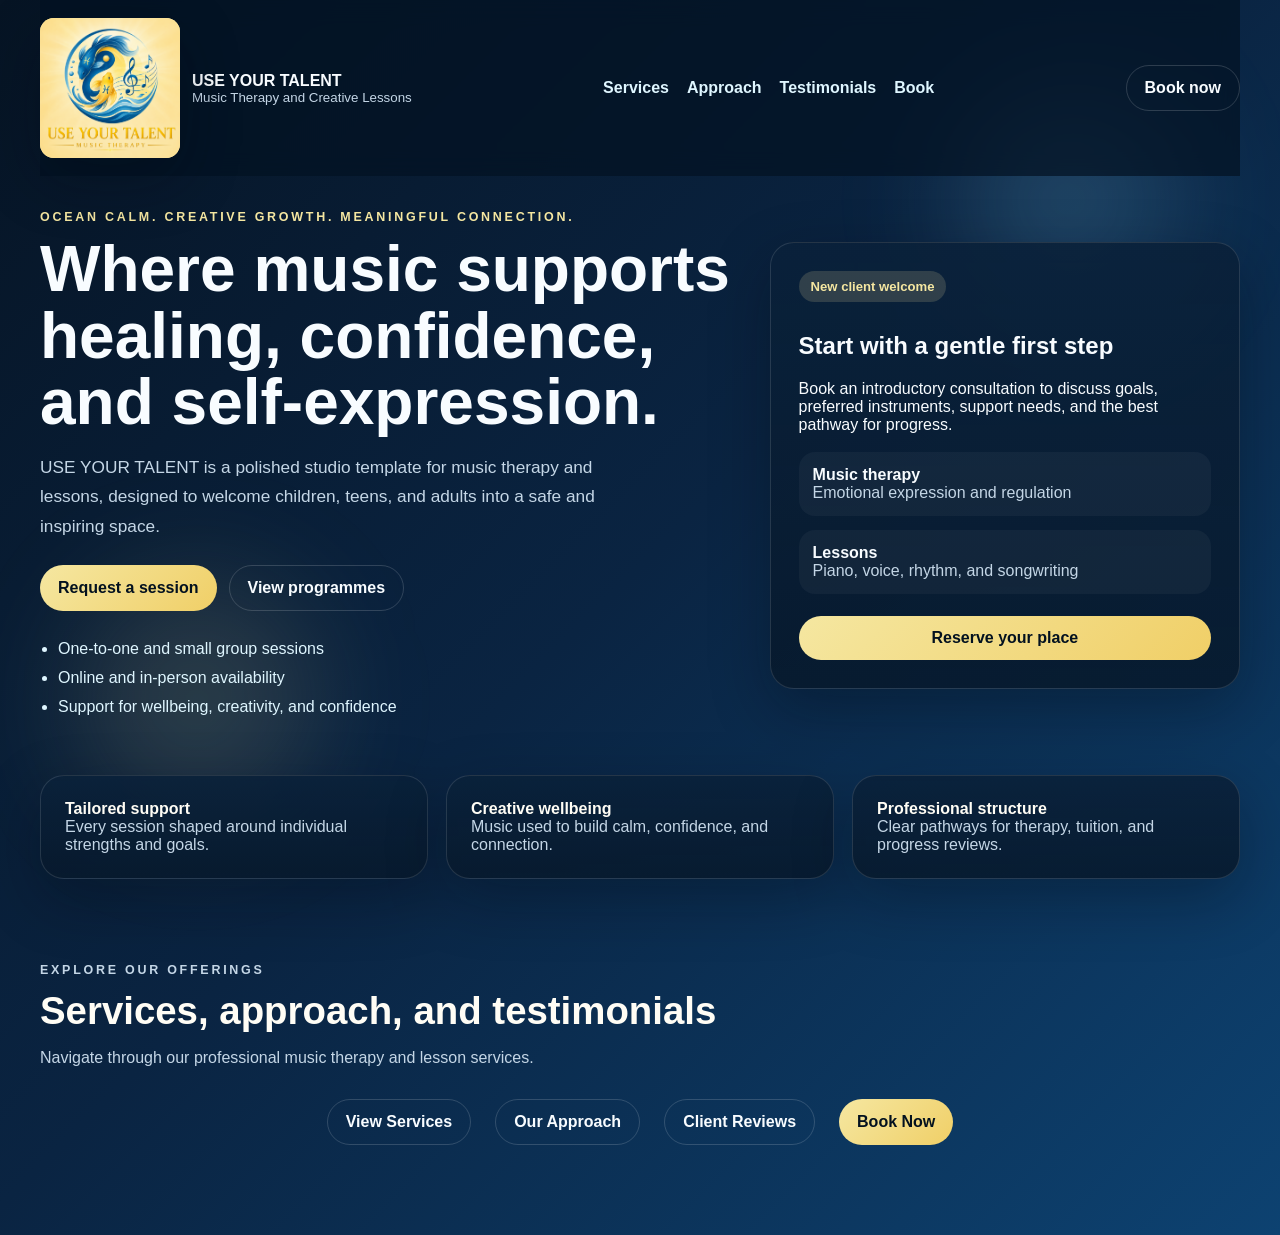
<file: index.html>
<!DOCTYPE html>
<html lang="en">
  <head>
    <meta charset="UTF-8" />
    <meta name="viewport" content="width=device-width, initial-scale=1.0" />
    <title>USE YOUR TALENT | Music Therapy and Lessons</title>
    <meta
      name="description"
      content="A calming and colourful website template for music therapy, music lessons, and wellbeing bookings."
    />
    <link rel="stylesheet" href="styles.css" />
  </head>
  <body>
    <div class="page-shell">
      <header class="site-header">
        <a class="brand" href="#top" aria-label="Use Your Talent home">
          <span class="brand-mark">
            <span class="brand-fallback" aria-hidden="true">♪</span>
            <img src="logo.png" alt="Use Your Talent logo" class="brand-logo" onerror="this.style.display='none'" />
          </span>
          <span>
            <strong>USE YOUR TALENT</strong>
            <small>Music Therapy and Creative Lessons</small>
          </span>
        </a>

        <nav class="nav">
          <a href="services.html">Services</a>
          <a href="approach.html">Approach</a>
          <a href="reviews.html">Testimonials</a>
          <a href="booking.html">Book</a>
        </nav>

        <a class="button ghost" href="booking.html">Book now</a>
      </header>

      <main id="top">
        <section class="hero section">
          <div class="hero-copy">
            <p class="eyebrow">Ocean calm. Creative growth. Meaningful connection.</p>
            <h1>Where music supports healing, confidence, and self-expression.</h1>
            <p class="lead">
              USE YOUR TALENT is a polished studio template for music therapy and lessons,
              designed to welcome children, teens, and adults into a safe and inspiring space.
            </p>

            <div class="hero-actions">
              <a class="button primary" href="booking.html">Request a session</a>
              <a class="button secondary" href="services.html">View programmes</a>
            </div>

            <ul class="hero-list">
              <li>One-to-one and small group sessions</li>
              <li>Online and in-person availability</li>
              <li>Support for wellbeing, creativity, and confidence</li>
            </ul>
          </div>

          <aside class="hero-panel card">
            <p class="panel-tag">New client welcome</p>
            <h2>Start with a gentle first step</h2>
            <p>
              Book an introductory consultation to discuss goals, preferred instruments,
              support needs, and the best pathway for progress.
            </p>
            <div class="mini-grid">
              <div>
                <strong>Music therapy</strong>
                <span>Emotional expression and regulation</span>
              </div>
              <div>
                <strong>Lessons</strong>
                <span>Piano, voice, rhythm, and songwriting</span>
              </div>
            </div>
            <a class="button primary full" href="booking.html">Reserve your place</a>
          </aside>
        </section>

        <section class="stats section compact">
          <article class="stat-card card">
            <strong>Tailored support</strong>
            <span>Every session shaped around individual strengths and goals.</span>
          </article>
          <article class="stat-card card">
            <strong>Creative wellbeing</strong>
            <span>Music used to build calm, confidence, and connection.</span>
          </article>
          <article class="stat-card card">
            <strong>Professional structure</strong>
            <span>Clear pathways for therapy, tuition, and progress reviews.</span>
          </article>
        </section>

        <section class="section">
          <div class="section-heading">
            <p class="eyebrow">Explore our offerings</p>
            <h2>Services, approach, and testimonials</h2>
            <p>
              Navigate through our professional music therapy and lesson services.
            </p>
          </div>
          <div class="center-actions" style="display: flex; gap: 1.5rem; justify-content: center; flex-wrap: wrap; margin-top: 2rem;">
            <a class="button secondary" href="services.html">View Services</a>
            <a class="button secondary" href="approach.html">Our Approach</a>
            <a class="button secondary" href="reviews.html">Client Reviews</a>
            <a class="button primary" href="booking.html">Book Now</a>
          </div>
        </section>
      </main>
    </div>
  </body>
</html>
</file>
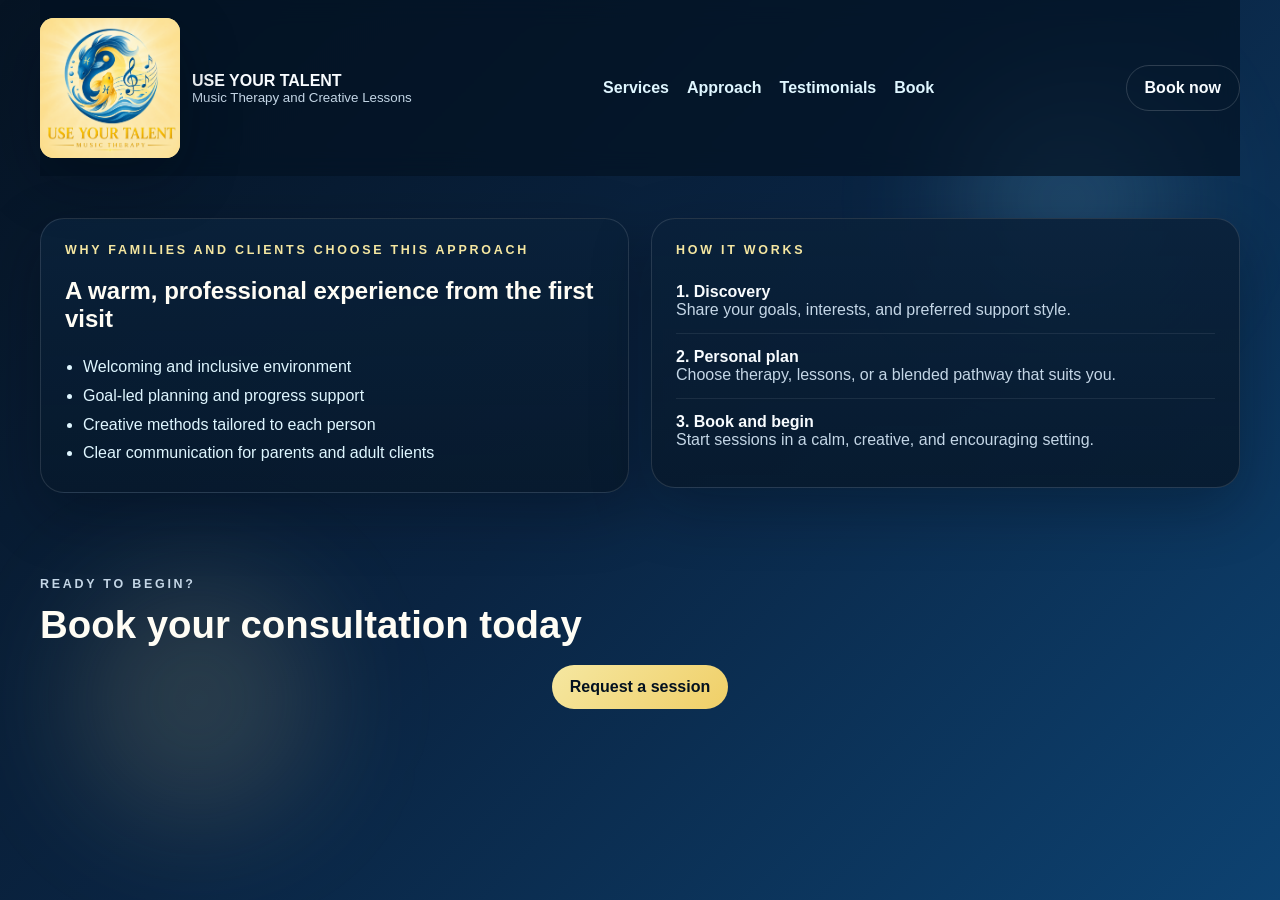
<file: approach.html>
<!DOCTYPE html>
<html lang="en">
  <head>
    <meta charset="UTF-8" />
    <meta name="viewport" content="width=device-width, initial-scale=1.0" />
    <title>Our Approach | USE YOUR TALENT | Music Therapy and Lessons</title>
    <meta
      name="description"
      content="Learn about our warm, professional approach to music therapy and lessons."
    />
    <link rel="stylesheet" href="styles.css" />
  </head>
  <body>
    <div class="page-shell">
      <header class="site-header">
        <a class="brand" href="index.html" aria-label="Use Your Talent home">
          <span class="brand-mark">
            <span class="brand-fallback" aria-hidden="true">♪</span>
            <img src="logo.png" alt="Use Your Talent logo" class="brand-logo" onerror="this.style.display='none'" />
          </span>
          <span>
            <strong>USE YOUR TALENT</strong>
            <small>Music Therapy and Creative Lessons</small>
          </span>
        </a>

        <nav class="nav">
          <a href="services.html">Services</a>
          <a href="approach.html">Approach</a>
          <a href="reviews.html">Testimonials</a>
          <a href="booking.html">Book</a>
        </nav>

        <a class="button ghost" href="booking.html">Book now</a>
      </header>

      <main>
        <section class="section two-column">
          <div class="card feature-panel">
            <p class="eyebrow">Why families and clients choose this approach</p>
            <h2>A warm, professional experience from the first visit</h2>
            <ul class="check-list">
              <li>Welcoming and inclusive environment</li>
              <li>Goal-led planning and progress support</li>
              <li>Creative methods tailored to each person</li>
              <li>Clear communication for parents and adult clients</li>
            </ul>
          </div>

          <div class="card process-panel">
            <p class="eyebrow">How it works</p>
            <div class="step">
              <strong>1. Discovery</strong>
              <span>Share your goals, interests, and preferred support style.</span>
            </div>
            <div class="step">
              <strong>2. Personal plan</strong>
              <span>Choose therapy, lessons, or a blended pathway that suits you.</span>
            </div>
            <div class="step">
              <strong>3. Book and begin</strong>
              <span>Start sessions in a calm, creative, and encouraging setting.</span>
            </div>
          </div>
        </section>

        <section class="section">
          <div class="section-heading">
            <p class="eyebrow">Ready to begin?</p>
            <h2>Book your consultation today</h2>
          </div>
          <div class="center-actions">
            <a class="button primary" href="booking.html">Request a session</a>
          </div>
        </section>
      </main>
    </div>
  </body>
</html>
</file>
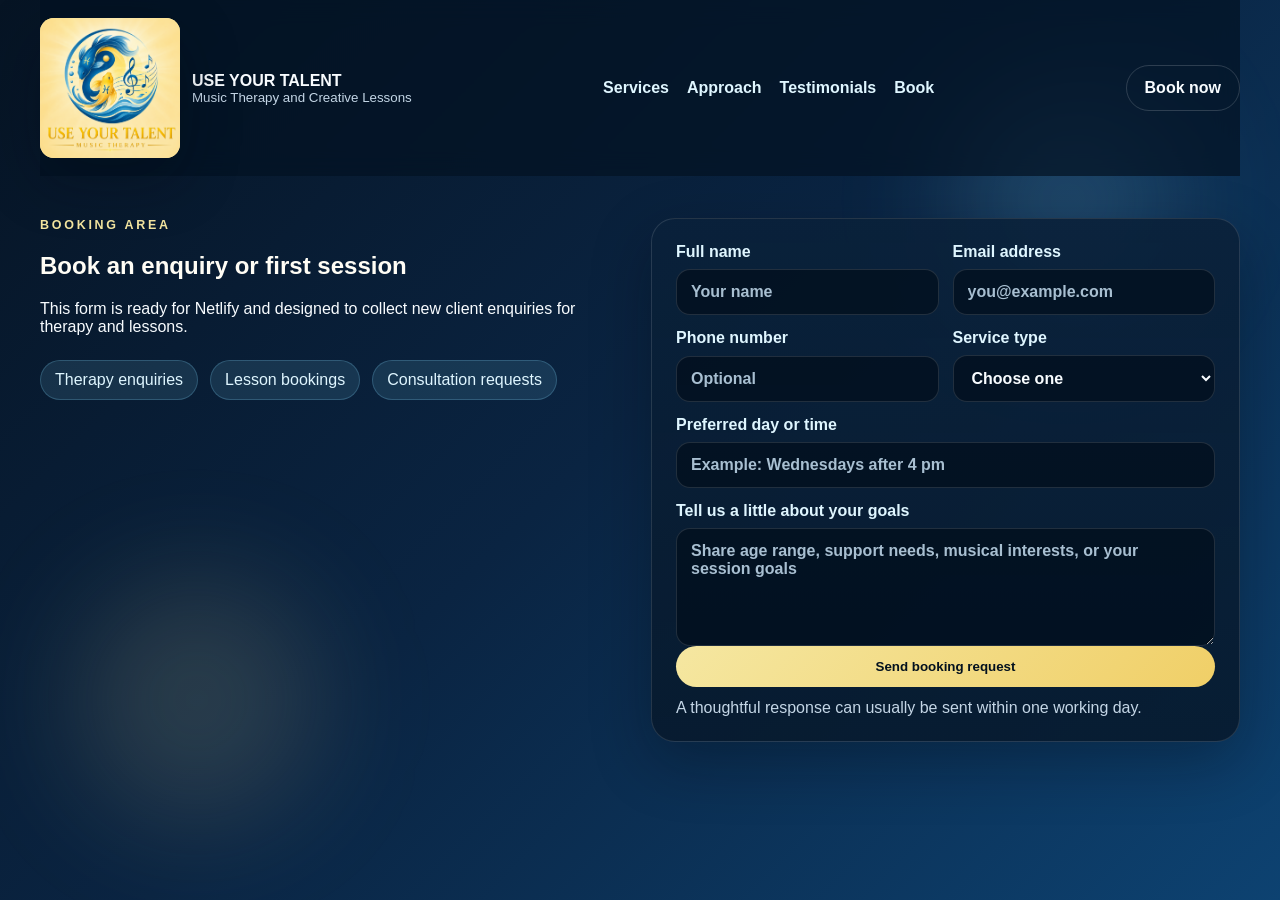
<file: booking.html>
<!DOCTYPE html>
<html lang="en">
  <head>
    <meta charset="UTF-8" />
    <meta name="viewport" content="width=device-width, initial-scale=1.0" />
    <title>Book a Session | USE YOUR TALENT | Music Therapy and Lessons</title>
    <meta
      name="description"
      content="Book your music therapy or lesson session with USE YOUR TALENT."
    />
    <link rel="stylesheet" href="styles.css" />
  </head>
  <body>
    <div class="page-shell">
      <header class="site-header">
        <a class="brand" href="index.html" aria-label="Use Your Talent home">
          <span class="brand-mark">
            <span class="brand-fallback" aria-hidden="true">♪</span>
            <img src="logo.png" alt="Use Your Talent logo" class="brand-logo" onerror="this.style.display='none'" />
          </span>
          <span>
            <strong>USE YOUR TALENT</strong>
            <small>Music Therapy and Creative Lessons</small>
          </span>
        </a>

        <nav class="nav">
          <a href="services.html">Services</a>
          <a href="approach.html">Approach</a>
          <a href="reviews.html">Testimonials</a>
          <a href="booking.html">Book</a>
        </nav>

        <a class="button ghost" href="booking.html">Book now</a>
      </header>

      <main>
        <section class="section booking-wrap">
          <div class="booking-copy">
            <p class="eyebrow">Booking area</p>
            <h2>Book an enquiry or first session</h2>
            <p>
              This form is ready for Netlify and designed to collect new client enquiries for therapy and lessons.
            </p>
            <div class="booking-points">
              <span>Therapy enquiries</span>
              <span>Lesson bookings</span>
              <span>Consultation requests</span>
            </div>
          </div>

          <form class="booking-form card" name="booking" method="POST" data-netlify="true" netlify-honeypot="bot-field">
            <input type="hidden" name="form-name" value="booking" />
            <p class="hidden-field">
              <label>
                Do not fill this out if you are human: <input name="bot-field" />
              </label>
            </p>

            <div class="form-grid">
              <label>
                Full name
                <input type="text" name="name" placeholder="Your name" required />
              </label>
              <label>
                Email address
                <input type="email" name="email" placeholder="you@example.com" required />
              </label>
              <label>
                Phone number
                <input type="tel" name="phone" placeholder="Optional" />
              </label>
              <label>
                Service type
                <select name="service" required>
                  <option value="">Choose one</option>
                  <option>Music therapy</option>
                  <option>Piano lessons</option>
                  <option>Voice coaching</option>
                  <option>Songwriting support</option>
                  <option>Intro consultation</option>
                </select>
              </label>
              <label class="full-width">
                Preferred day or time
                <input type="text" name="availability" placeholder="Example: Wednesdays after 4 pm" />
              </label>
              <label class="full-width">
                Tell us a little about your goals
                <textarea name="message" rows="5" placeholder="Share age range, support needs, musical interests, or your session goals"></textarea>
              </label>
            </div>

            <button class="button primary full" type="submit">Send booking request</button>
            <p class="form-note">A thoughtful response can usually be sent within one working day.</p>
          </form>
        </section>
      </main>
    </div>
  </body>
</html>
</file>
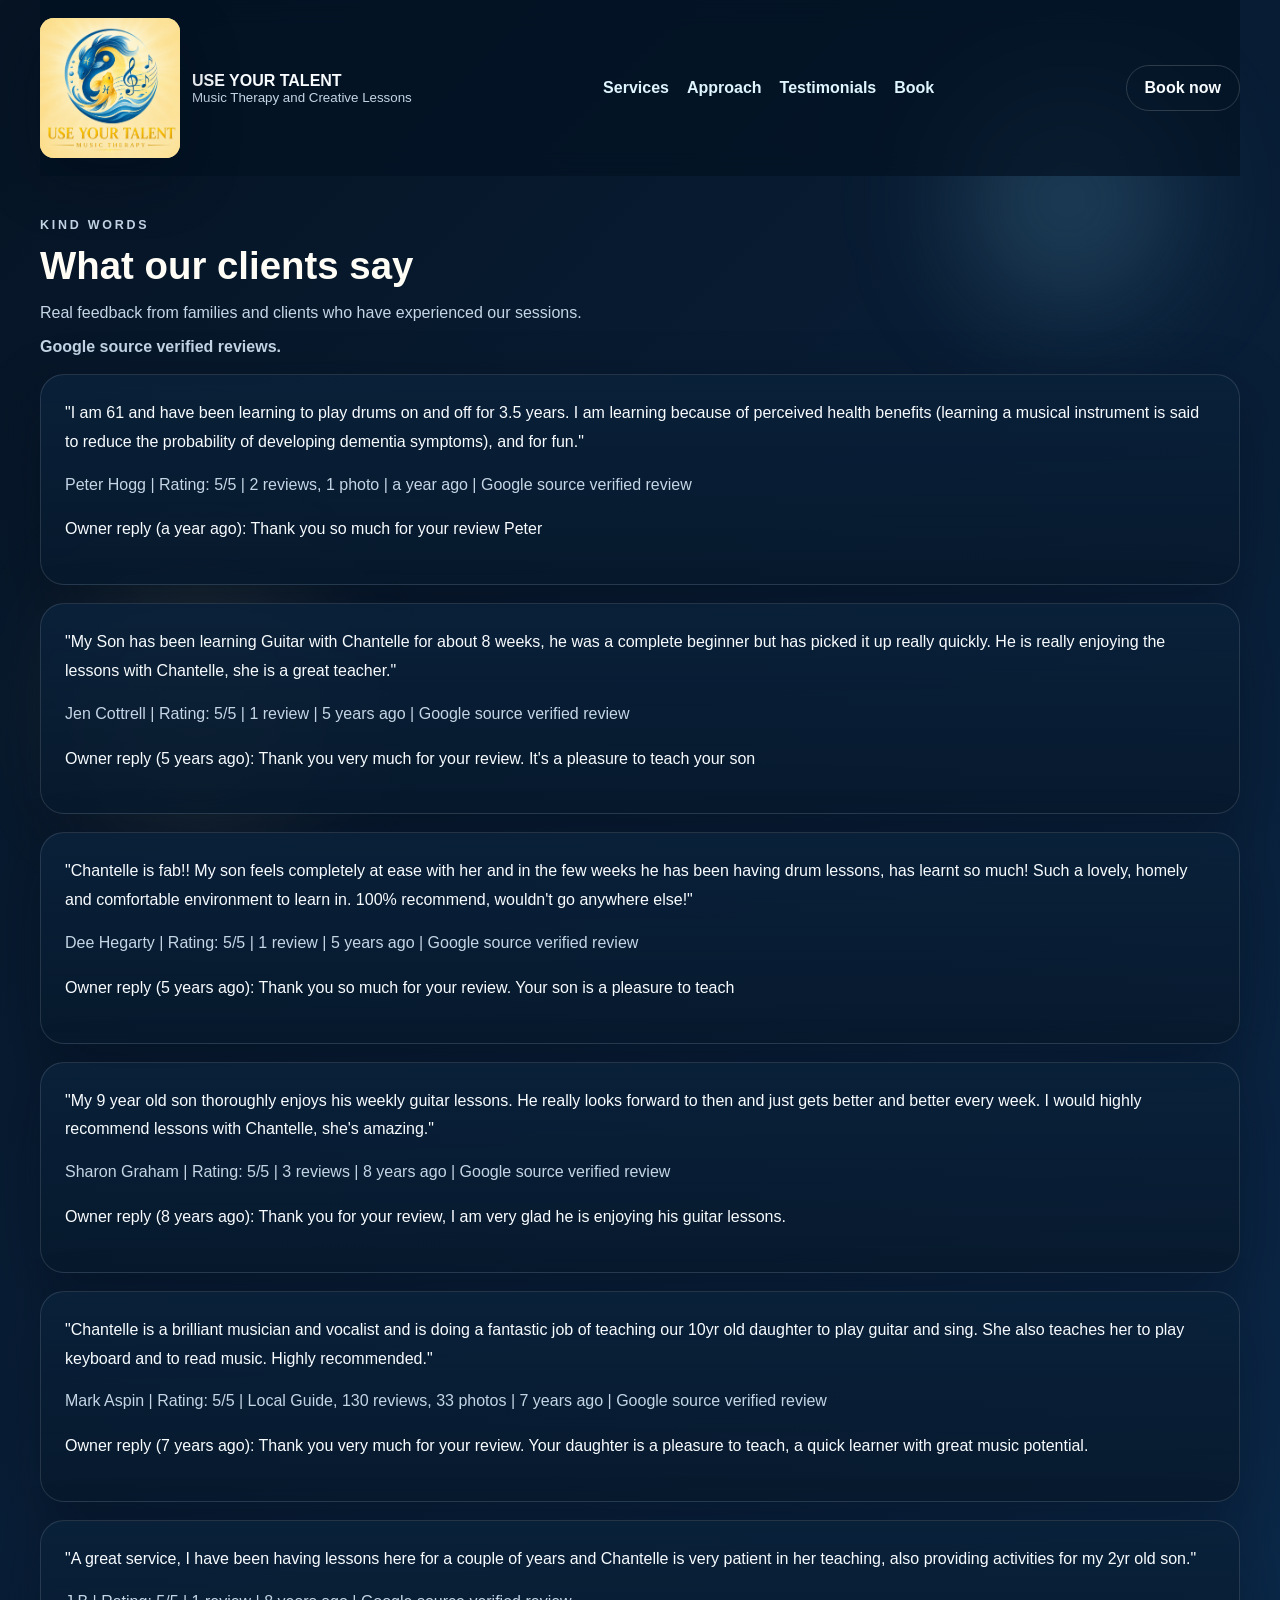
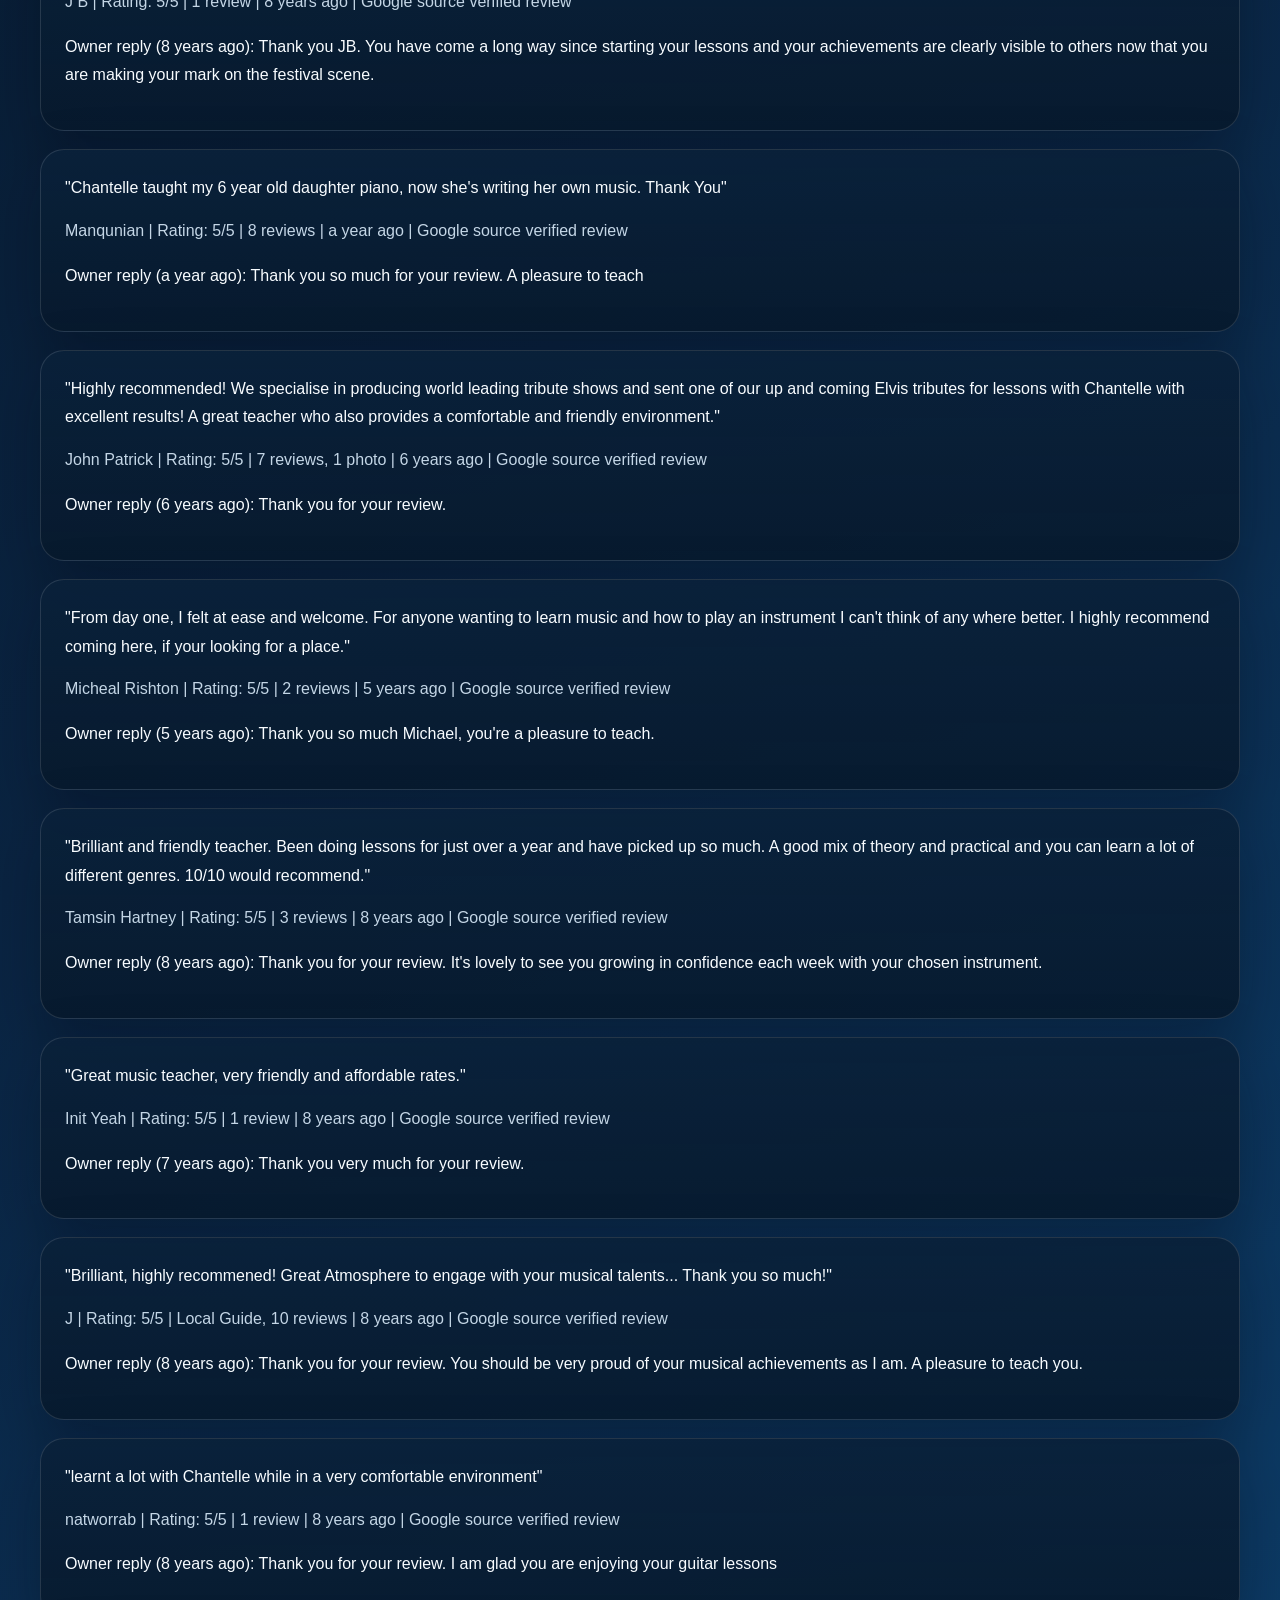
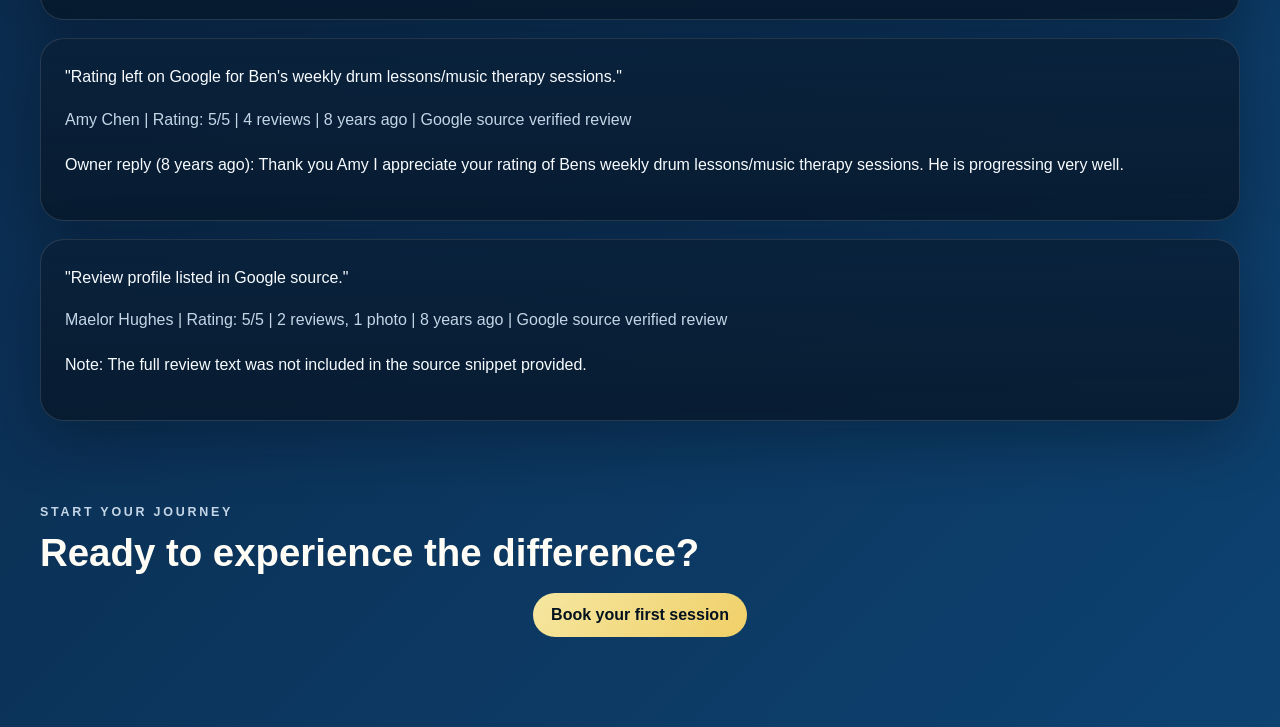
<file: reviews.html>
<!DOCTYPE html>
<html lang="en">
  <head>
    <meta charset="UTF-8" />
    <meta name="viewport" content="width=device-width, initial-scale=1.0" />
    <title>Testimonials | USE YOUR TALENT | Music Therapy and Lessons</title>
    <meta
      name="description"
      content="Read testimonials from our happy clients about their music therapy and lesson experiences."
    />
    <link rel="stylesheet" href="styles.css" />
  </head>
  <body>
    <div class="page-shell">
      <header class="site-header">
        <a class="brand" href="index.html" aria-label="Use Your Talent home">
          <span class="brand-mark">
            <span class="brand-fallback" aria-hidden="true">♪</span>
            <img src="logo.png" alt="Use Your Talent logo" class="brand-logo" onerror="this.style.display='none'" />
          </span>
          <span>
            <strong>USE YOUR TALENT</strong>
            <small>Music Therapy and Creative Lessons</small>
          </span>
        </a>

        <nav class="nav">
          <a href="services.html">Services</a>
          <a href="approach.html">Approach</a>
          <a href="reviews.html">Testimonials</a>
          <a href="booking.html">Book</a>
        </nav>

        <a class="button ghost" href="booking.html">Book now</a>
      </header>

      <main>
        <section class="section testimonials">
          <div class="section-heading">
            <p class="eyebrow">Kind words</p>
            <h2>What our clients say</h2>
            <p>Real feedback from families and clients who have experienced our sessions.</p>
            <p><strong>Google source verified reviews.</strong></p>
          </div>

          <div class="testimonial-grid">
            <blockquote class="card quote-card">
              "I am 61 and have been learning to play drums on and off for 3.5 years. I am learning because of perceived health benefits (learning a musical instrument is said to reduce the probability of developing dementia symptoms), and for fun."
              <cite>Peter Hogg | Rating: 5/5 | 2 reviews, 1 photo | a year ago | Google source verified review</cite>
              <p>Owner reply (a year ago): Thank you so much for your review Peter</p>
            </blockquote>
            <blockquote class="card quote-card">
              "My Son has been learning Guitar with Chantelle for about 8 weeks, he was a complete beginner but has picked it up really quickly. He is really enjoying the lessons with Chantelle, she is a great teacher."
              <cite>Jen Cottrell | Rating: 5/5 | 1 review | 5 years ago | Google source verified review</cite>
              <p>Owner reply (5 years ago): Thank you very much for your review. It's a pleasure to teach your son</p>
            </blockquote>
            <blockquote class="card quote-card">
              "Chantelle is fab!! My son feels completely at ease with her and in the few weeks he has been having drum lessons, has learnt so much! Such a lovely, homely and comfortable environment to learn in. 100% recommend, wouldn't go anywhere else!"
              <cite>Dee Hegarty | Rating: 5/5 | 1 review | 5 years ago | Google source verified review</cite>
              <p>Owner reply (5 years ago): Thank you so much for your review. Your son is a pleasure to teach</p>
            </blockquote>
            <blockquote class="card quote-card">
              "My 9 year old son thoroughly enjoys his weekly guitar lessons. He really looks forward to then and just gets better and better every week. I would highly recommend lessons with Chantelle, she's amazing."
              <cite>Sharon Graham | Rating: 5/5 | 3 reviews | 8 years ago | Google source verified review</cite>
              <p>Owner reply (8 years ago): Thank you for your review, I am very glad he is enjoying his guitar lessons.</p>
            </blockquote>
            <blockquote class="card quote-card">
              "Chantelle is a brilliant musician and vocalist and is doing a fantastic job of teaching our 10yr old daughter to play guitar and sing. She also teaches her to play keyboard and to read music. Highly recommended."
              <cite>Mark Aspin | Rating: 5/5 | Local Guide, 130 reviews, 33 photos | 7 years ago | Google source verified review</cite>
              <p>Owner reply (7 years ago): Thank you very much for your review. Your daughter is a pleasure to teach, a quick learner with great music potential.</p>
            </blockquote>
            <blockquote class="card quote-card">
              "A great service, I have been having lessons here for a couple of years and Chantelle is very patient in her teaching, also providing activities for my 2yr old son."
              <cite>J B | Rating: 5/5 | 1 review | 8 years ago | Google source verified review</cite>
              <p>Owner reply (8 years ago): Thank you JB. You have come a long way since starting your lessons and your achievements are clearly visible to others now that you are making your mark on the festival scene.</p>
            </blockquote>
            <blockquote class="card quote-card">
              "Chantelle taught my 6 year old daughter piano, now she's writing her own music. Thank You"
              <cite>Manqunian | Rating: 5/5 | 8 reviews | a year ago | Google source verified review</cite>
              <p>Owner reply (a year ago): Thank you so much for your review. A pleasure to teach</p>
            </blockquote>
            <blockquote class="card quote-card">
              "Highly recommended! We specialise in producing world leading tribute shows and sent one of our up and coming Elvis tributes for lessons with Chantelle with excellent results! A great teacher who also provides a comfortable and friendly environment."
              <cite>John Patrick | Rating: 5/5 | 7 reviews, 1 photo | 6 years ago | Google source verified review</cite>
              <p>Owner reply (6 years ago): Thank you for your review.</p>
            </blockquote>
            <blockquote class="card quote-card">
              "From day one, I felt at ease and welcome. For anyone wanting to learn music and how to play an instrument I can't think of any where better. I highly recommend coming here, if your looking for a place."
              <cite>Micheal Rishton | Rating: 5/5 | 2 reviews | 5 years ago | Google source verified review</cite>
              <p>Owner reply (5 years ago): Thank you so much Michael, you're a pleasure to teach.</p>
            </blockquote>
            <blockquote class="card quote-card">
              "Brilliant and friendly teacher. Been doing lessons for just over a year and have picked up so much. A good mix of theory and practical and you can learn a lot of different genres. 10/10 would recommend."
              <cite>Tamsin Hartney | Rating: 5/5 | 3 reviews | 8 years ago | Google source verified review</cite>
              <p>Owner reply (8 years ago): Thank you for your review. It's lovely to see you growing in confidence each week with your chosen instrument.</p>
            </blockquote>
            <blockquote class="card quote-card">
              "Great music teacher, very friendly and affordable rates."
              <cite>Init Yeah | Rating: 5/5 | 1 review | 8 years ago | Google source verified review</cite>
              <p>Owner reply (7 years ago): Thank you very much for your review.</p>
            </blockquote>
            <blockquote class="card quote-card">
              "Brilliant, highly recommened! Great Atmosphere to engage with your musical talents... Thank you so much!"
              <cite>J | Rating: 5/5 | Local Guide, 10 reviews | 8 years ago | Google source verified review</cite>
              <p>Owner reply (8 years ago): Thank you for your review. You should be very proud of your musical achievements as I am. A pleasure to teach you.</p>
            </blockquote>
            <blockquote class="card quote-card">
              "learnt a lot with Chantelle while in a very comfortable environment"
              <cite>natworrab | Rating: 5/5 | 1 review | 8 years ago | Google source verified review</cite>
              <p>Owner reply (8 years ago): Thank you for your review. I am glad you are enjoying your guitar lessons</p>
            </blockquote>
            <blockquote class="card quote-card">
              "Rating left on Google for Ben's weekly drum lessons/music therapy sessions."
              <cite>Amy Chen | Rating: 5/5 | 4 reviews | 8 years ago | Google source verified review</cite>
              <p>Owner reply (8 years ago): Thank you Amy I appreciate your rating of Bens weekly drum lessons/music therapy sessions. He is progressing very well.</p>
            </blockquote>
            <blockquote class="card quote-card">
              "Review profile listed in Google source."
              <cite>Maelor Hughes | Rating: 5/5 | 2 reviews, 1 photo | 8 years ago | Google source verified review</cite>
              <p>Note: The full review text was not included in the source snippet provided.</p>
            </blockquote>
          </div>
        </section>

        <section class="section">
          <div class="section-heading">
            <p class="eyebrow">Start your journey</p>
            <h2>Ready to experience the difference?</h2>
          </div>
          <div class="center-actions">
            <a class="button primary" href="booking.html">Book your first session</a>
          </div>
        </section>
      </main>
    </div>
  </body>
</html>
</file>
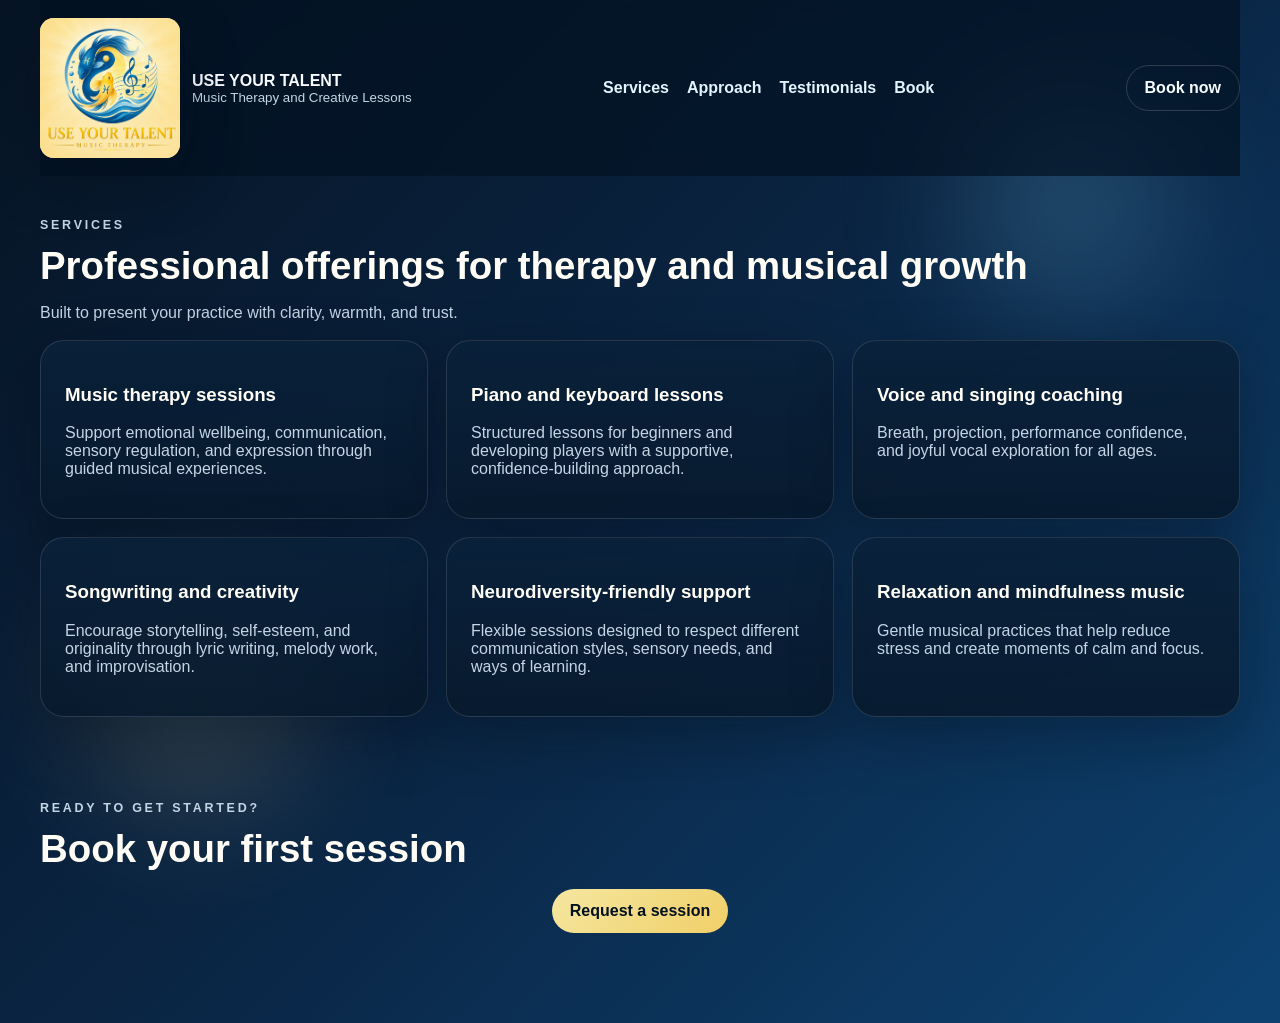
<file: services.html>
<!DOCTYPE html>
<html lang="en">
  <head>
    <meta charset="UTF-8" />
    <meta name="viewport" content="width=device-width, initial-scale=1.0" />
    <title>Services | USE YOUR TALENT | Music Therapy and Lessons</title>
    <meta
      name="description"
      content="Explore our professional music therapy and lesson services designed for all ages."
    />
    <link rel="stylesheet" href="styles.css" />
  </head>
  <body>
    <div class="page-shell">
      <header class="site-header">
        <a class="brand" href="index.html" aria-label="Use Your Talent home">
          <span class="brand-mark">
            <span class="brand-fallback" aria-hidden="true">♪</span>
            <img src="logo.png" alt="Use Your Talent logo" class="brand-logo" onerror="this.style.display='none'" />
          </span>
          <span>
            <strong>USE YOUR TALENT</strong>
            <small>Music Therapy and Creative Lessons</small>
          </span>
        </a>

        <nav class="nav">
          <a href="services.html">Services</a>
          <a href="approach.html">Approach</a>
          <a href="reviews.html">Testimonials</a>
          <a href="booking.html">Book</a>
        </nav>

        <a class="button ghost" href="booking.html">Book now</a>
      </header>

      <main>
        <section class="section">
          <div class="section-heading">
            <p class="eyebrow">Services</p>
            <h2>Professional offerings for therapy and musical growth</h2>
            <p>
              Built to present your practice with clarity, warmth, and trust.
            </p>
          </div>

          <div class="services-grid">
            <article class="service-card card">
              <h3>Music therapy sessions</h3>
              <p>Support emotional wellbeing, communication, sensory regulation, and expression through guided musical experiences.</p>
            </article>
            <article class="service-card card">
              <h3>Piano and keyboard lessons</h3>
              <p>Structured lessons for beginners and developing players with a supportive, confidence-building approach.</p>
            </article>
            <article class="service-card card">
              <h3>Voice and singing coaching</h3>
              <p>Breath, projection, performance confidence, and joyful vocal exploration for all ages.</p>
            </article>
            <article class="service-card card">
              <h3>Songwriting and creativity</h3>
              <p>Encourage storytelling, self-esteem, and originality through lyric writing, melody work, and improvisation.</p>
            </article>
            <article class="service-card card">
              <h3>Neurodiversity-friendly support</h3>
              <p>Flexible sessions designed to respect different communication styles, sensory needs, and ways of learning.</p>
            </article>
            <article class="service-card card">
              <h3>Relaxation and mindfulness music</h3>
              <p>Gentle musical practices that help reduce stress and create moments of calm and focus.</p>
            </article>
          </div>
        </section>

        <section class="section">
          <div class="section-heading">
            <p class="eyebrow">Ready to get started?</p>
            <h2>Book your first session</h2>
          </div>
          <div class="center-actions">
            <a class="button primary" href="booking.html">Request a session</a>
          </div>
        </section>
      </main>
    </div>
  </body>
</html>
</file>
<file: styles.css>
:root {
  color-scheme: dark;
  --navy: #07182c;
  --navy-deep: #03111f;
  --ocean: #0b5fa5;
  --ocean-soft: #84d8ff;
  --mist: #dff6ff;
  --sun: #f5e7a1;
  --sun-deep: #f0cf67;
  --text: #f8fcff;
  --muted: #c4d6e6;
  --panel: rgba(8, 29, 52, 0.82);
  --border: rgba(255, 255, 255, 0.12);
  --shadow: 0 20px 60px rgba(1, 10, 20, 0.32);
}

* {
  box-sizing: border-box;
}

html {
  scroll-behavior: smooth;
}

body {
  margin: 0;
  min-height: 100vh;
  font-family: "Trebuchet MS", "Segoe UI", Arial, sans-serif;
  color: var(--text);
  background:
    radial-gradient(circle at top left, rgba(132, 216, 255, 0.2), transparent 0 30%),
    radial-gradient(circle at bottom right, rgba(245, 231, 161, 0.16), transparent 0 28%),
    linear-gradient(135deg, #061424 0%, #0a2442 48%, #0d4271 100%);
}

body::before,
body::after {
  content: "";
  position: fixed;
  inset: auto;
  border-radius: 50%;
  filter: blur(60px);
  pointer-events: none;
  z-index: 0;
}

body::before {
  width: 220px;
  height: 220px;
  top: 90px;
  right: 8%;
  background: rgba(132, 216, 255, 0.18);
}

body::after {
  width: 240px;
  height: 240px;
  bottom: 80px;
  left: 6%;
  background: rgba(245, 231, 161, 0.14);
}

.page-shell {
  position: relative;
  z-index: 1;
  width: min(1200px, calc(100% - 32px));
  margin: 0 auto;
  padding-bottom: 48px;
}

.site-header {
  display: flex;
  align-items: center;
  justify-content: space-between;
  gap: 18px;
  padding: 18px 0;
  position: sticky;
  top: 0;
  background: rgba(4, 19, 35, 0.72);
  backdrop-filter: blur(12px);
  z-index: 5;
}

.brand {
  display: inline-flex;
  gap: 12px;
  align-items: center;
  text-decoration: none;
  color: var(--text);
}

.brand strong,
.brand small {
  display: block;
}

.brand small {
  color: var(--muted);
}

.brand-mark {
  width: 140px;
  height: 140px;
  display: grid;
  position: relative;
  overflow: hidden;
  place-items: center;
  border-radius: 14px;
  background: linear-gradient(135deg, var(--sun), #fff2b8);
  color: var(--navy-deep);
  font-size: 1.3rem;
  font-weight: 700;
  box-shadow: var(--shadow);
}

.brand-fallback {
  display: grid;
  place-items: center;
  width: 100%;
  height: 100%;
}

.brand-logo {
  position: absolute;
  inset: 0;
  width: 100%;
  height: 100%;
  object-fit: contain;
  border-radius: 10px;
}

.nav {
  display: flex;
  flex-wrap: wrap;
  gap: 18px;
}

.nav a {
  color: var(--mist);
  text-decoration: none;
  font-weight: 600;
}

.section {
  padding: 42px 0;
}

.compact {
  padding-top: 12px;
}

.hero {
  display: grid;
  grid-template-columns: 1.2fr 0.8fr;
  gap: 24px;
  align-items: center;
  padding-top: 34px;
}

.hero-copy h1 {
  margin: 0 0 16px;
  font-size: clamp(2.7rem, 5vw, 4.6rem);
  line-height: 1.04;
}

.lead {
  max-width: 60ch;
  color: var(--muted);
  font-size: 1.08rem;
  line-height: 1.7;
}

.eyebrow {
  margin: 0 0 12px;
  text-transform: uppercase;
  letter-spacing: 0.22em;
  color: var(--sun);
  font-size: 0.78rem;
  font-weight: 700;
}

.hero-actions,
.booking-points {
  display: flex;
  flex-wrap: wrap;
  gap: 12px;
  margin: 24px 0;
}

.hero-list,
.check-list {
  margin: 20px 0 0;
  padding-left: 18px;
  color: var(--mist);
  line-height: 1.8;
}

.card {
  background: linear-gradient(180deg, rgba(10, 33, 58, 0.92), rgba(7, 25, 44, 0.88));
  border: 1px solid var(--border);
  border-radius: 24px;
  padding: 24px;
  box-shadow: var(--shadow);
}

.hero-panel {
  padding: 28px;
}

.panel-tag {
  display: inline-block;
  margin: 0 0 10px;
  padding: 8px 12px;
  border-radius: 999px;
  background: rgba(245, 231, 161, 0.16);
  color: var(--sun);
  font-size: 0.82rem;
  font-weight: 700;
}

.mini-grid {
  display: grid;
  gap: 14px;
  margin: 18px 0 22px;
}

.mini-grid div {
  padding: 14px;
  border-radius: 16px;
  background: rgba(255, 255, 255, 0.04);
}

.mini-grid span,
.stat-card span,
.step span,
.form-note,
.section-heading p,
.service-card p,
.quote-card cite {
  display: block;
  color: var(--muted);
}

.stats,
.services-grid,
.testimonial-grid {
  display: grid;
  gap: 18px;
}

.stats {
  grid-template-columns: repeat(3, 1fr);
}

.services-grid {
  grid-template-columns: repeat(3, 1fr);
}

.stat-card strong,
.service-card h3,
.booking-copy h2,
.section-heading h2,
.feature-panel h2 {
  color: #fffdf5;
}

.section-heading {
  margin-bottom: 18px;
}

.center-actions {
  text-align: center;
}

.section-heading h2 {
  margin: 0 0 10px;
  font-size: clamp(1.8rem, 3vw, 2.8rem);
}

.two-column,
.booking-wrap {
  display: grid;
  grid-template-columns: repeat(2, 1fr);
  gap: 22px;
  align-items: start;
}

.step {
  padding: 14px 0;
  border-bottom: 1px solid rgba(255, 255, 255, 0.08);
}

.step:last-child {
  border-bottom: 0;
}

.quote-card {
  margin: 0;
  font-size: 1rem;
  line-height: 1.8;
}

.quote-card cite {
  margin-top: 14px;
  font-style: normal;
}

.booking-points span {
  padding: 10px 14px;
  border-radius: 999px;
  background: rgba(132, 216, 255, 0.12);
  color: var(--mist);
  border: 1px solid rgba(132, 216, 255, 0.22);
}

.booking-form {
  padding: 24px;
}

.form-grid {
  display: grid;
  grid-template-columns: repeat(2, 1fr);
  gap: 14px;
}

label {
  display: grid;
  gap: 8px;
  font-weight: 600;
  color: var(--mist);
}

input,
select,
textarea {
  width: 100%;
  border: 1px solid rgba(255, 255, 255, 0.12);
  border-radius: 14px;
  background: rgba(2, 15, 29, 0.72);
  color: var(--text);
  padding: 13px 14px;
  font: inherit;
}

input::placeholder,
textarea::placeholder {
  color: #a8bfd1;
}

.full-width,
.full {
  grid-column: 1 / -1;
  width: 100%;
}

.hidden-field {
  display: none;
}

.button {
  display: inline-flex;
  align-items: center;
  justify-content: center;
  gap: 8px;
  border: 0;
  border-radius: 999px;
  padding: 13px 18px;
  font-weight: 800;
  text-decoration: none;
  cursor: pointer;
  transition: transform 0.2s ease, opacity 0.2s ease;
}

.button:hover {
  transform: translateY(-1px);
  opacity: 0.96;
}

.primary {
  color: var(--navy-deep);
  background: linear-gradient(135deg, var(--sun), var(--sun-deep));
}

.secondary,
.ghost {
  color: var(--text);
  background: transparent;
  border: 1px solid rgba(255, 255, 255, 0.16);
}

.form-note {
  margin: 12px 0 0;
}

@media (max-width: 920px) {
  .hero,
  .stats,
  .services-grid,
  .two-column,
  .booking-wrap,
  .form-grid {
    grid-template-columns: 1fr;
  }

  .site-header {
    flex-direction: column;
    align-items: flex-start;
  }
}

@media (max-width: 640px) {
  .page-shell {
    width: min(100% - 18px, 1200px);
  }

  .card {
    padding: 18px;
  }

  .hero-copy h1 {
    font-size: 2.3rem;
  }

  .nav {
    gap: 12px;
  }

  .brand-mark {
    width: 100px;
    height: 100px;
  }
}
</file>
